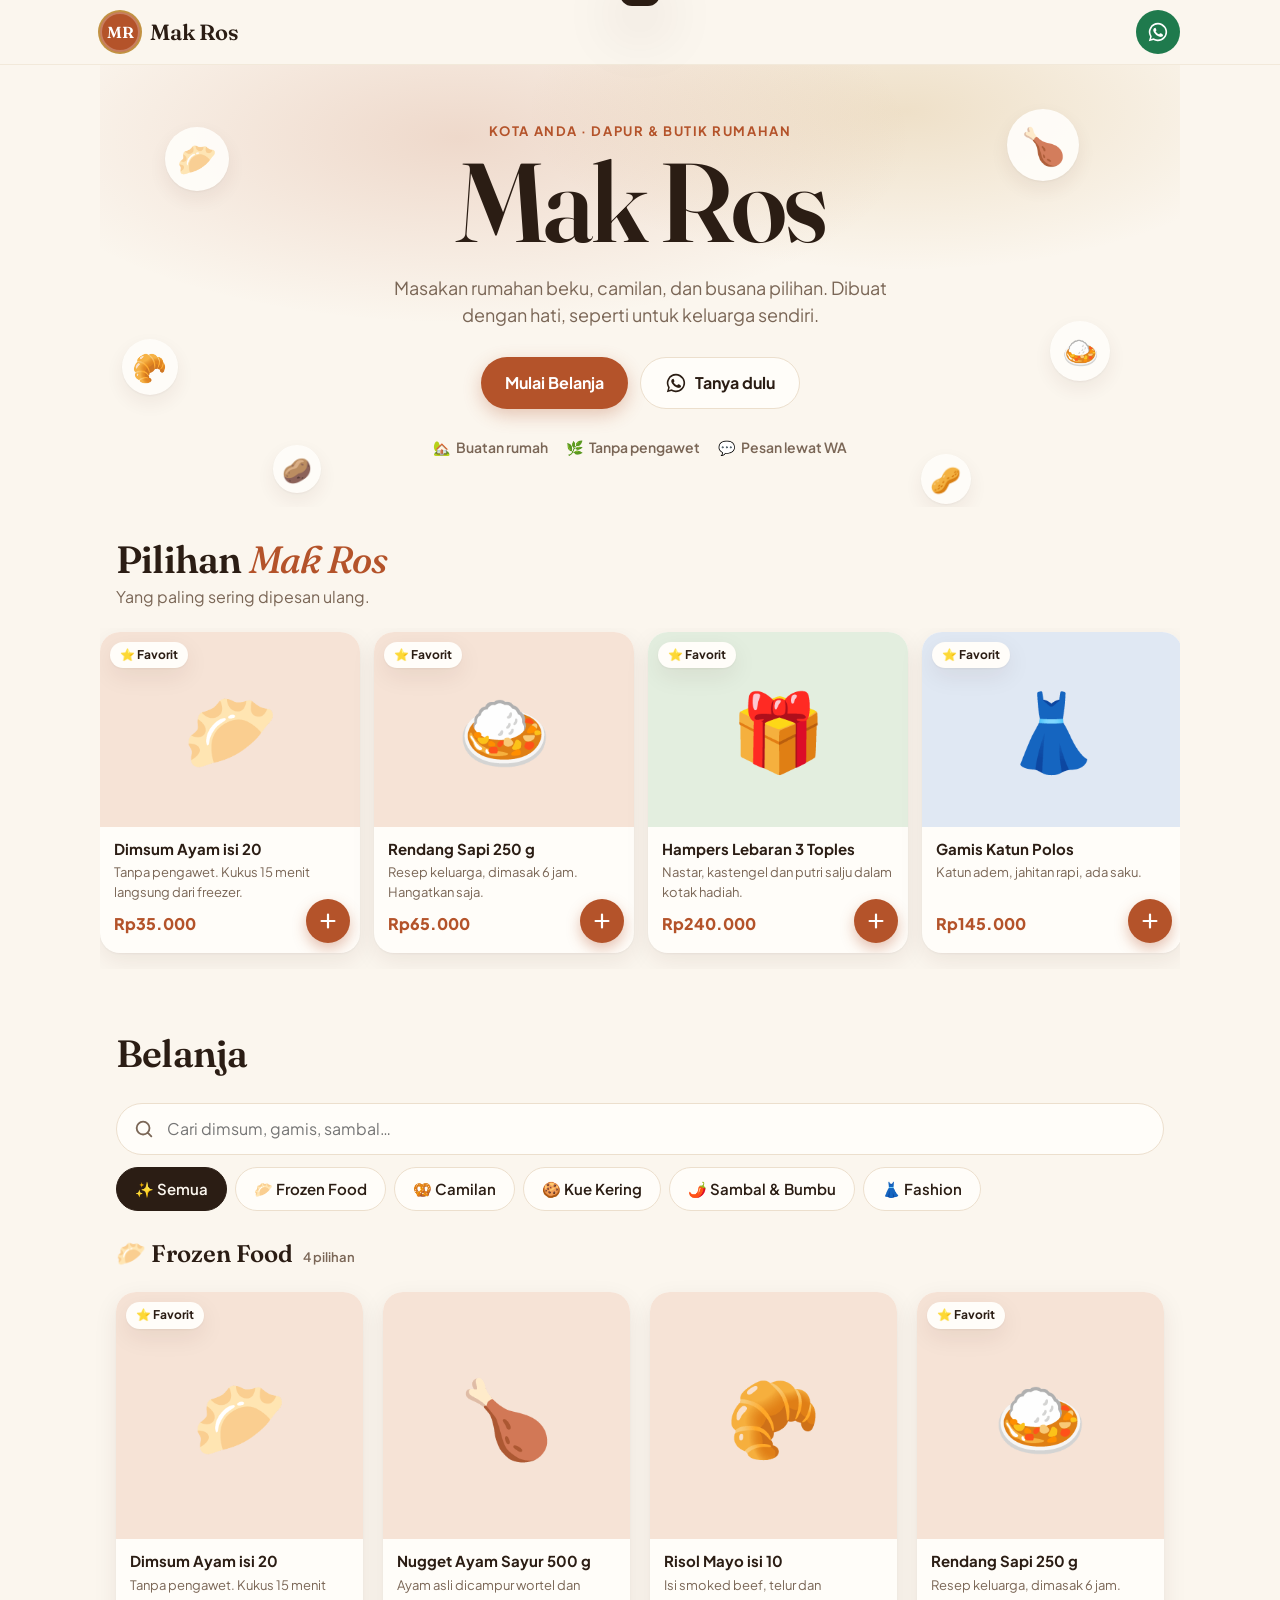
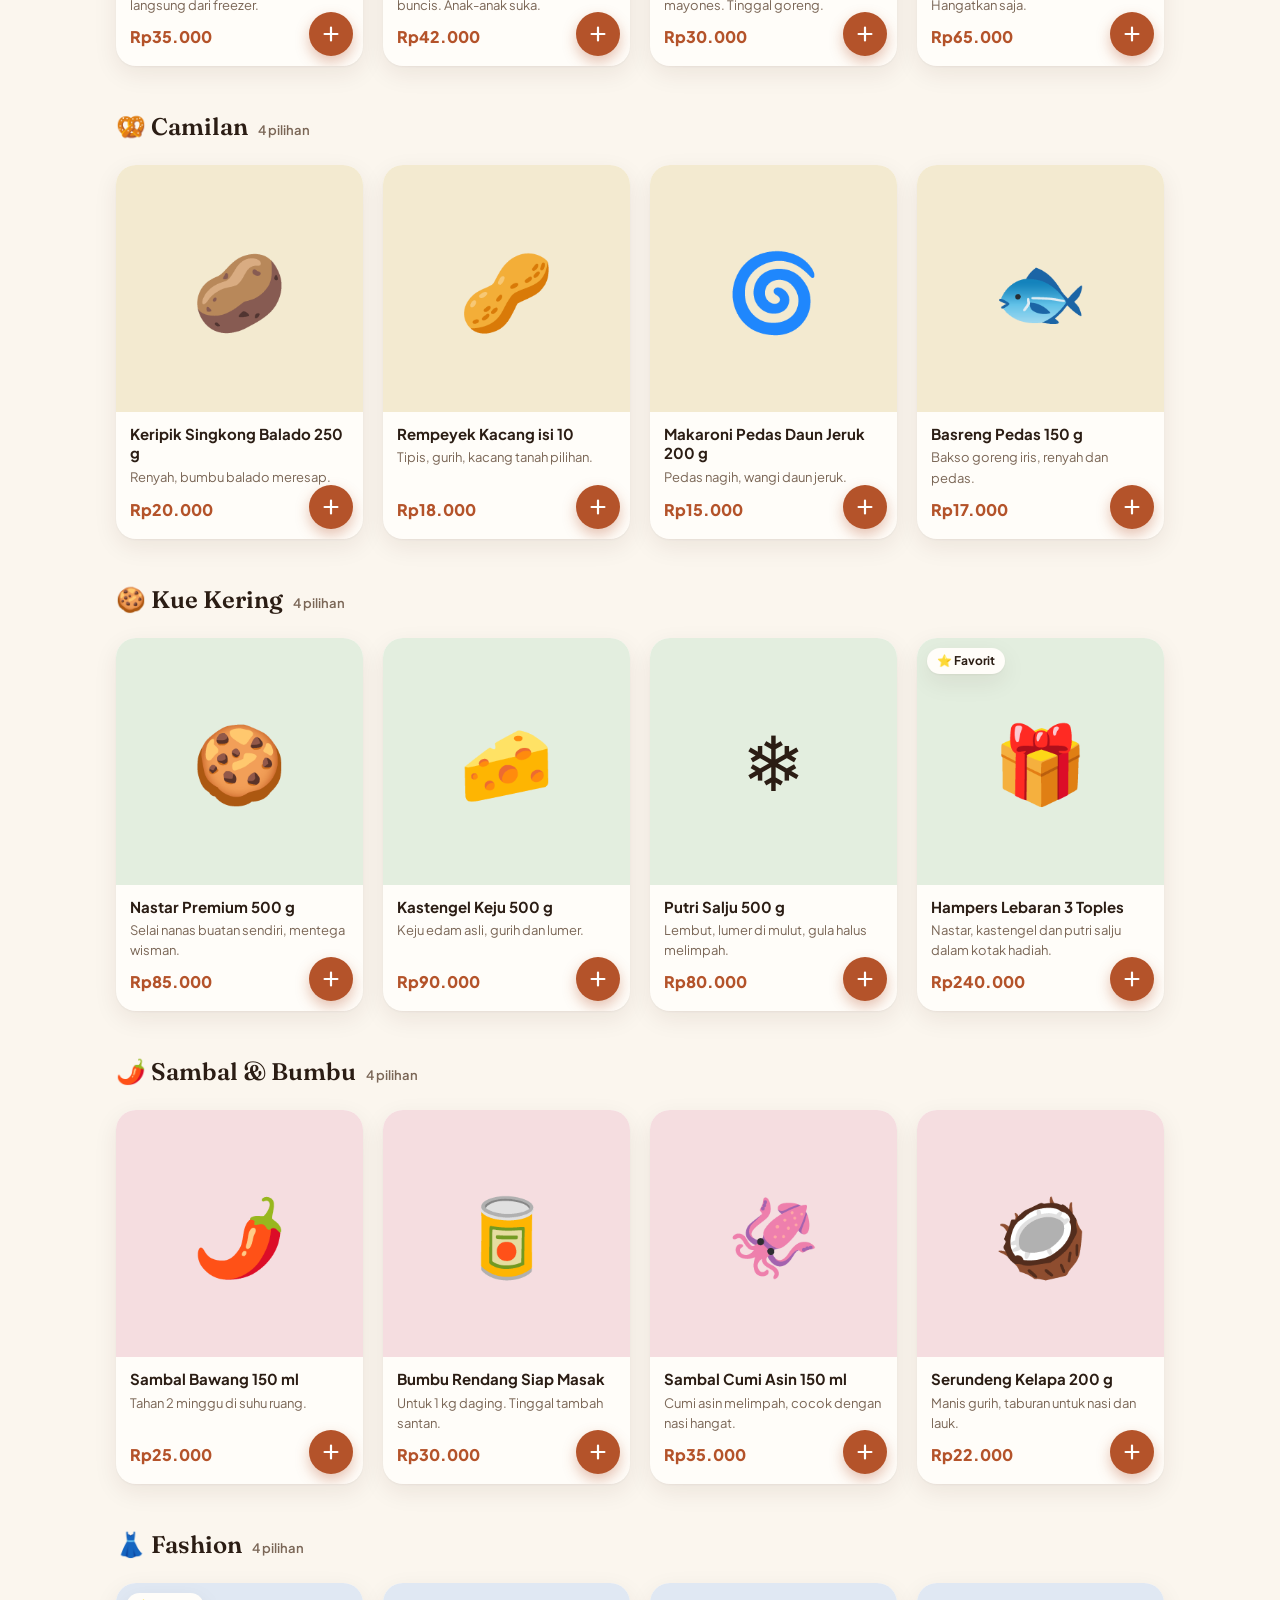
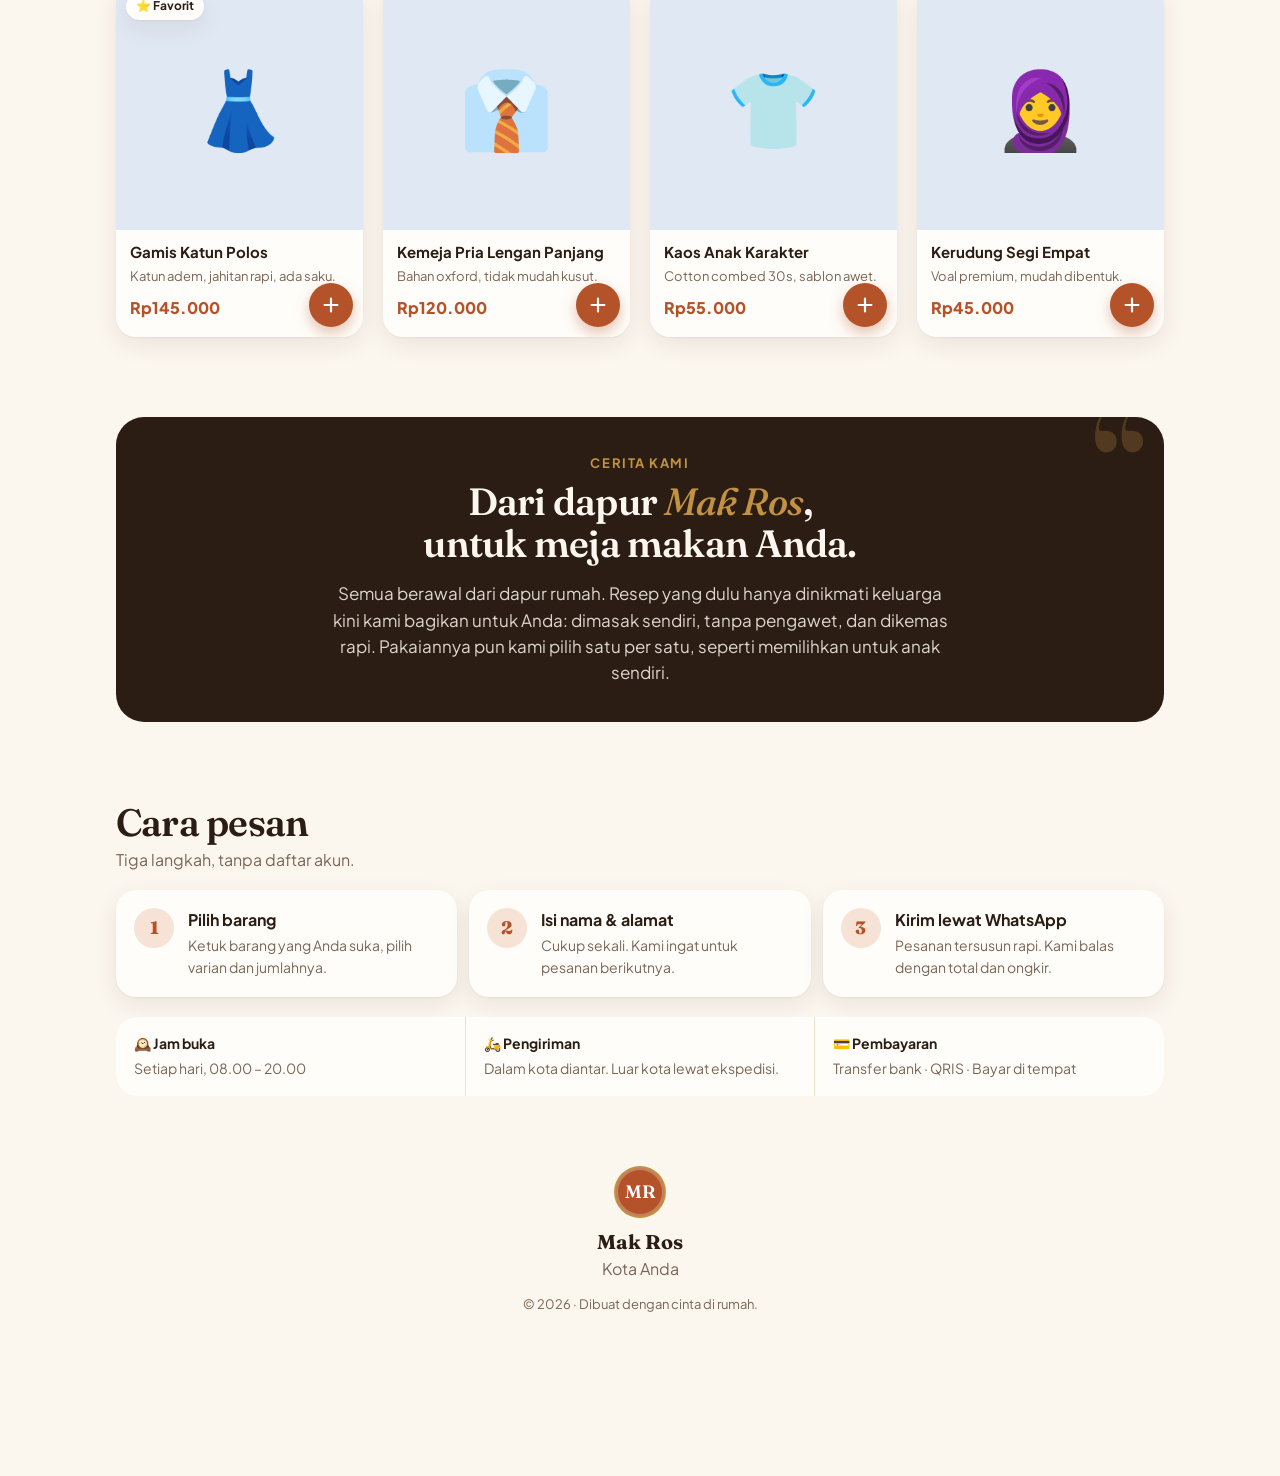
<file: index.html>
<!doctype html>
<html lang="id">
<head>
  <meta charset="utf-8">
  <meta name="viewport" content="width=device-width, initial-scale=1, viewport-fit=cover">
  <title>Mak Ros · Dapur & Butik Rumahan</title>
  <meta name="description" content="Frozen food rumahan, camilan, kue kering, sambal, dan busana pilihan. Pesan langsung lewat WhatsApp.">
  <meta name="theme-color" content="#FBF6EE">
  <meta property="og:type" content="website">
  <meta property="og:title" content="Mak Ros · Dapur & Butik Rumahan">
  <meta property="og:description" content="Dibuat dengan hati, seperti untuk keluarga sendiri. Pesan langsung lewat WhatsApp.">
  <meta property="og:image" content="https://socialiam.github.io/mak-ros/gambar/sampul.png">
  <meta name="twitter:card" content="summary_large_image">
  <link rel="icon" href="gambar/ikon.svg" type="image/svg+xml">
  <link rel="apple-touch-icon" href="gambar/ikon-512.png">
  <link rel="manifest" href="manifest.json">
  <link rel="preconnect" href="https://fonts.googleapis.com">
  <link rel="preconnect" href="https://fonts.gstatic.com" crossorigin>
  <link rel="stylesheet" href="https://fonts.googleapis.com/css2?family=Fraunces:ital,opsz,wght@0,9..144,500;0,9..144,600;1,9..144,500&family=Plus+Jakarta+Sans:wght@400;500;600;700;800&display=swap">
  <link rel="stylesheet" href="style.css">
</head>
<body>
  <div class="pita-pratinjau" id="pitaPratinjau" hidden>
    Mode pratinjau: Anda melihat perubahan yang <strong>belum diterbitkan</strong>.
  </div>

  <header class="bilah-atas">
    <a class="merek" href="#atas" aria-label="Kembali ke atas">
      <span class="monogram" aria-hidden="true">MR</span>
      <span class="merek-nama" data-isi="nama">Mak Ros</span>
    </a>
    <a class="tombol-ikon" id="waAtas" href="#" target="_blank" rel="noopener" aria-label="Chat WhatsApp">
      <svg viewBox="0 0 24 24" aria-hidden="true"><use href="#i-wa"/></svg>
    </a>
  </header>

  <main id="atas">
    <section class="pahlawan">
      <div class="pahlawan-hias" id="hias" aria-hidden="true"></div>
      <p class="alis"><span data-isi="kota"></span> · Dapur &amp; Butik Rumahan</p>
      <h1 class="judul-besar" data-isi="nama">Mak Ros</h1>
      <p class="slogan" data-isi="slogan"></p>
      <div class="pahlawan-aksi">
        <a class="tombol tombol-utama" href="#belanja">Mulai Belanja</a>
        <a class="tombol tombol-garis" id="waPahlawan" href="#" target="_blank" rel="noopener">
          <svg viewBox="0 0 24 24" aria-hidden="true"><use href="#i-wa"/></svg> Tanya dulu
        </a>
      </div>
      <ul class="lencana">
        <li><span aria-hidden="true">🏡</span> Buatan rumah</li>
        <li><span aria-hidden="true">🌿</span> Tanpa pengawet</li>
        <li><span aria-hidden="true">💬</span> Pesan lewat WA</li>
      </ul>
    </section>

    <section class="bagian" id="bagianUnggulan" hidden>
      <div class="kepala-bagian">
        <h2 class="judul-bagian">Pilihan <em data-isi="nama">Mak Ros</em></h2>
        <p>Yang paling sering dipesan ulang.</p>
      </div>
      <div class="gulir-samping" id="unggulan"></div>
    </section>

    <section class="bagian" id="belanja">
      <div class="kepala-bagian">
        <h2 class="judul-bagian">Belanja</h2>
      </div>
      <div class="bilah-saring">
        <label class="cari">
          <svg viewBox="0 0 24 24" aria-hidden="true"><use href="#i-cari"/></svg>
          <input id="cari" type="search" placeholder="Cari dimsum, gamis, sambal…" autocomplete="off" aria-label="Cari barang">
        </label>
        <nav class="keping" id="tab" aria-label="Kategori"></nav>
      </div>
      <div id="daftar" class="daftar"></div>
    </section>

    <section class="bagian cerita">
      <div class="cerita-isi">
        <p class="alis">Cerita kami</p>
        <h2 class="judul-bagian">Dari dapur <em data-isi="nama">Mak Ros</em>,<br>untuk meja makan Anda.</h2>
        <p data-isi="cerita"></p>
      </div>
    </section>

    <section class="bagian">
      <div class="kepala-bagian">
        <h2 class="judul-bagian">Cara pesan</h2>
        <p>Tiga langkah, tanpa daftar akun.</p>
      </div>
      <ol class="langkah">
        <li><span>1</span><div><strong>Pilih barang</strong><p>Ketuk barang yang Anda suka, pilih varian dan jumlahnya.</p></div></li>
        <li><span>2</span><div><strong>Isi nama &amp; alamat</strong><p>Cukup sekali. Kami ingat untuk pesanan berikutnya.</p></div></li>
        <li><span>3</span><div><strong>Kirim lewat WhatsApp</strong><p>Pesanan tersusun rapi. Kami balas dengan total dan ongkir.</p></div></li>
      </ol>
      <dl class="info">
        <div><dt>🕰️ Jam buka</dt><dd data-isi="jamBuka"></dd></div>
        <div><dt>🛵 Pengiriman</dt><dd data-isi="areaKirim"></dd></div>
        <div><dt>💳 Pembayaran</dt><dd id="infoBayar"></dd></div>
      </dl>
    </section>
  </main>

  <footer class="kaki">
    <span class="monogram" aria-hidden="true">MR</span>
    <p><strong data-isi="nama">Mak Ros</strong><br><span data-isi="kota"></span></p>
    <p class="kaki-kecil">© <span id="tahun"></span> · Dibuat dengan cinta di rumah.</p>
  </footer>

  <button class="bilah-keranjang" id="bukaKeranjang" hidden>
    <span class="bilah-keranjang-ikon">
      <svg viewBox="0 0 24 24" aria-hidden="true"><use href="#i-tas"/></svg>
      <b id="jumlahKeranjang">0</b>
    </span>
    <span>Lihat keranjang</span>
    <strong id="totalMini">Rp0</strong>
  </button>

  <dialog class="lembar" id="lembarBarang" aria-labelledby="dNama">
    <div class="lembar-isi">
      <button class="tutup-lembar" data-tutup aria-label="Tutup">
        <svg viewBox="0 0 24 24" aria-hidden="true"><use href="#i-x"/></svg>
      </button>
      <div class="detail-gambar" id="dGambar"></div>
      <div class="detail-teks">
        <p class="alis" id="dKategori"></p>
        <h2 id="dNama"></h2>
        <p class="detail-harga" id="dHarga"></p>
        <p class="detail-ket" id="dKet"></p>
        <div id="dPilihanWadah">
          <p class="label-kecil">Pilih varian</p>
          <div class="pilihan" id="dPilihan" role="radiogroup" aria-label="Varian"></div>
        </div>
      </div>
      <div class="lembar-kaki">
        <div class="penghitung">
          <button id="dKurang" aria-label="Kurangi">−</button>
          <output id="dJumlah" aria-live="polite">1</output>
          <button id="dTambah" aria-label="Tambah">+</button>
        </div>
        <button class="tombol tombol-utama tombol-lebar" id="dMasuk">Tambah · <span id="dSubtotal"></span></button>
      </div>
    </div>
  </dialog>

  <dialog class="lembar" id="lembarKeranjang" aria-labelledby="judulKeranjang">
    <div class="lembar-isi">
      <button class="tutup-lembar" data-tutup aria-label="Tutup">
        <svg viewBox="0 0 24 24" aria-hidden="true"><use href="#i-x"/></svg>
      </button>
      <h2 class="judul-lembar" id="judulKeranjang">Keranjang Anda</h2>
      <ul class="isi-keranjang" id="isiKeranjang"></ul>

      <div class="formulir">
        <p class="label-kecil">Cara terima</p>
        <div class="pilihan" id="pilihKirim" role="radiogroup" aria-label="Cara terima">
          <button role="radio" data-nilai="Diantar" aria-checked="true">🛵 Diantar</button>
          <button role="radio" data-nilai="Ambil sendiri" aria-checked="false">🏡 Ambil sendiri</button>
        </div>
        <label>Nama Anda<input id="namaPemesan" autocomplete="name" placeholder="Contoh: Bu Sari"></label>
        <label id="labelAlamat">Alamat kirim<textarea id="alamat" rows="2" autocomplete="street-address" placeholder="Jalan, nomor rumah, patokan"></textarea></label>
        <p class="label-kecil">Pembayaran</p>
        <div class="pilihan" id="pilihBayar" role="radiogroup" aria-label="Pembayaran"></div>
        <label>Catatan <span class="opsional">(boleh kosong)</span><input id="catatan" placeholder="Contoh: yang pedas satu saja"></label>
      </div>

      <div class="lembar-kaki lembar-kaki-kolom">
        <div class="baris-total"><span>Total belanja</span><strong id="total">Rp0</strong></div>
        <p class="catatan-kecil">Ongkir dikonfirmasi lewat WhatsApp.</p>
        <button class="tombol tombol-wa tombol-lebar" id="kirimWa">
          <svg viewBox="0 0 24 24" aria-hidden="true"><use href="#i-wa"/></svg> Kirim pesanan lewat WhatsApp
        </button>
      </div>
    </div>
  </dialog>

  <div class="roti" id="roti" role="status" aria-live="polite"></div>

  <svg width="0" height="0" style="position:absolute" aria-hidden="true">
    <symbol id="i-wa" viewBox="0 0 24 24"><path fill="currentColor" d="M12 2a10 10 0 0 0-8.6 15.1L2 22l5-1.3A10 10 0 1 0 12 2Zm0 18.2c-1.5 0-3-.4-4.3-1.2l-.3-.2-3 .8.8-2.9-.2-.3A8.2 8.2 0 1 1 12 20.2Zm4.5-6.1c-.2-.1-1.5-.7-1.7-.8-.2-.1-.4-.1-.6.1l-.8 1c-.1.2-.3.2-.5.1a6.7 6.7 0 0 1-3.3-2.9c-.3-.4.2-.4.7-1.4.1-.2 0-.3 0-.5l-.8-1.8c-.2-.5-.4-.4-.6-.4h-.5a1 1 0 0 0-.7.3 3 3 0 0 0-.9 2.2 5.2 5.2 0 0 0 1.1 2.7 11.8 11.8 0 0 0 4.5 4c1.7.7 2.3.8 3.2.6.5-.1 1.5-.6 1.7-1.2.2-.6.2-1.1.2-1.2-.1-.1-.3-.2-.5-.3Z"/></symbol>
    <symbol id="i-cari" viewBox="0 0 24 24"><path fill="none" stroke="currentColor" stroke-width="2" stroke-linecap="round" d="M11 18a7 7 0 1 0 0-14 7 7 0 0 0 0 14Zm9 2-4-4"/></symbol>
    <symbol id="i-tas" viewBox="0 0 24 24"><path fill="none" stroke="currentColor" stroke-width="2" stroke-linejoin="round" d="M5 8h14l-1 12H6L5 8Zm4 0V6a3 3 0 0 1 6 0v2"/></symbol>
    <symbol id="i-x" viewBox="0 0 24 24"><path fill="none" stroke="currentColor" stroke-width="2.2" stroke-linecap="round" d="M6 6l12 12M18 6 6 18"/></symbol>
    <symbol id="i-plus" viewBox="0 0 24 24"><path fill="none" stroke="currentColor" stroke-width="2.4" stroke-linecap="round" d="M12 5v14M5 12h14"/></symbol>
  </svg>

  <script src="produk.js"></script>
  <script src="app.js"></script>
</body>
</html>
</file>
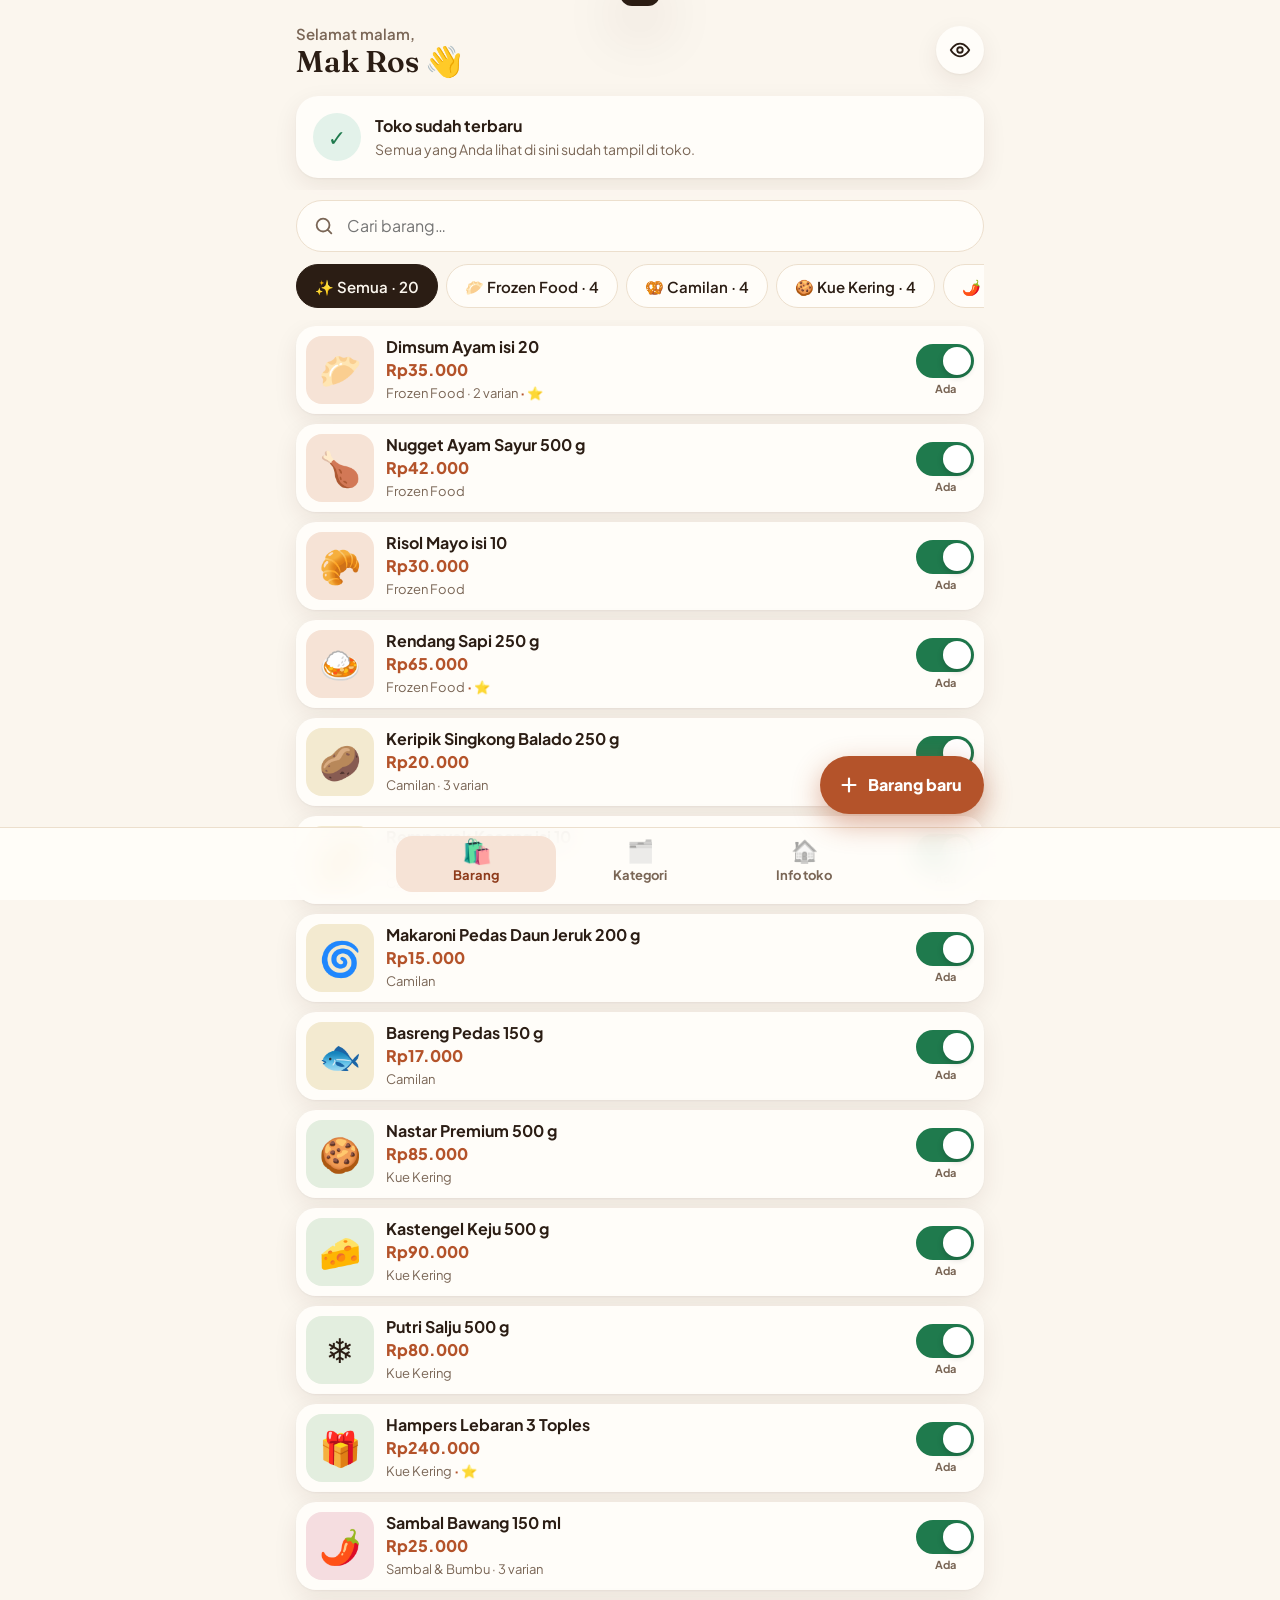
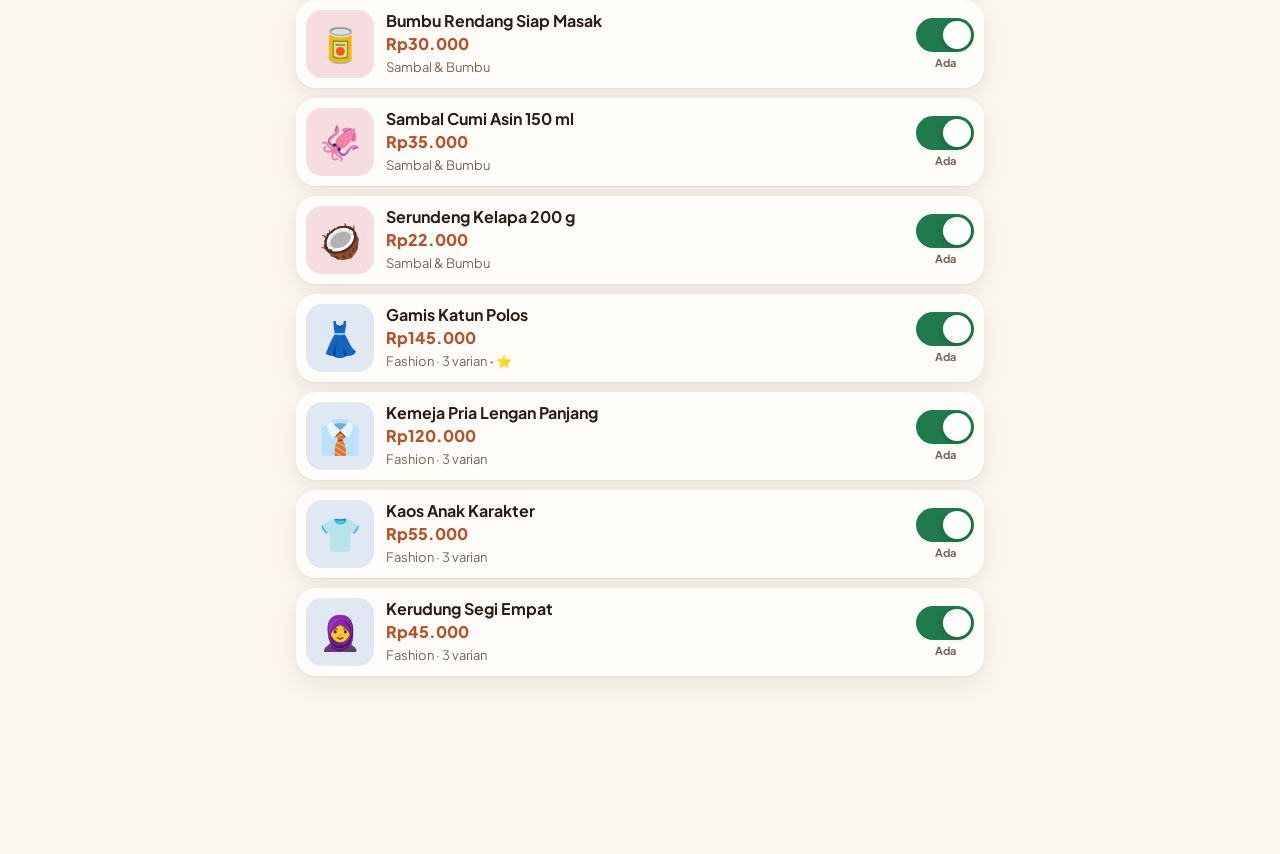
<file: admin.html>
<!doctype html>
<html lang="id">
<head>
  <meta charset="utf-8">
  <meta name="viewport" content="width=device-width, initial-scale=1, viewport-fit=cover">
  <meta name="robots" content="noindex">
  <title>Dasbor Mak Ros</title>
  <meta name="theme-color" content="#FBF6EE">
  <link rel="icon" href="gambar/ikon.svg" type="image/svg+xml">
  <link rel="apple-touch-icon" href="gambar/ikon-512.png">
  <link rel="manifest" href="manifest-admin.json">
  <link rel="preconnect" href="https://fonts.googleapis.com">
  <link rel="preconnect" href="https://fonts.gstatic.com" crossorigin>
  <link rel="stylesheet" href="https://fonts.googleapis.com/css2?family=Fraunces:ital,opsz,wght@0,9..144,500;0,9..144,600;1,9..144,500&family=Plus+Jakarta+Sans:wght@400;500;600;700;800&display=swap">
  <link rel="stylesheet" href="style.css">
  <link rel="stylesheet" href="admin.css">
</head>
<body class="dasbor">
  <header class="sapaan">
    <div>
      <p class="sapaan-kecil" id="sapaan">Selamat datang</p>
      <h1><span id="namaToko">Mak Ros</span> <span aria-hidden="true">👋</span></h1>
    </div>
    <a class="tombol-ikon tombol-lihat" id="lihatToko" href="index.html" target="_blank" rel="noopener" aria-label="Lihat toko">
      <svg viewBox="0 0 24 24" aria-hidden="true"><use href="#i-mata"/></svg>
    </a>
  </header>

  <section class="kartu-status" id="kartuStatus" aria-live="polite">
    <div class="status-ikon" id="statusIkon">✓</div>
    <div class="status-teks">
      <strong id="statusJudul">Toko sudah terbaru</strong>
      <span id="statusKet">Semua yang Anda lihat di sini sudah tampil di toko.</span>
    </div>
    <div class="status-aksi" id="statusAksi" hidden>
      <button class="tombol tombol-utama" id="tombolTerbit">Terbitkan</button>
      <a class="tombol tombol-garis" href="index.html?pratinjau" target="_blank" rel="noopener">Pratinjau</a>
    </div>
  </section>

  <main class="halaman">
    <!-- ========== BARANG ========== -->
    <section id="halBarang" class="hal">
      <div class="bilah-saring bilah-saring-admin">
        <label class="cari">
          <svg viewBox="0 0 24 24" aria-hidden="true"><use href="#i-cari"/></svg>
          <input id="cariBarang" type="search" placeholder="Cari barang…" aria-label="Cari barang">
        </label>
        <nav class="keping" id="saringKategori" aria-label="Saring kategori"></nav>
      </div>
      <ul class="daftar-admin" id="daftarBarang"></ul>
    </section>

    <!-- ========== KATEGORI ========== -->
    <section id="halKategori" class="hal" hidden>
      <h2 class="judul-hal">Kategori</h2>
      <p class="ket-hal">Urutan di sini sama dengan urutan di toko. Ketuk ikon untuk menggantinya.</p>
      <ul class="daftar-admin" id="daftarKategori"></ul>
      <button class="tombol tombol-garis tombol-lebar" id="tambahKategori" style="margin-top:14px">+ Kategori baru</button>
    </section>

    <!-- ========== INFO TOKO ========== -->
    <section id="halToko" class="hal" hidden>
      <h2 class="judul-hal">Info toko</h2>
      <p class="ket-hal">Tulisan ini tampil di halaman toko.</p>
      <div class="kotak formulir">
        <label>Nama toko<input data-toko="nama" maxlength="30"></label>
        <label>Nomor WhatsApp
          <div class="dengan-awalan"><span>+</span><input data-toko="nomorWhatsApp" inputmode="numeric" placeholder="6281234567890"></div>
          <small class="bantu" id="bantuWa">Awali 62, lalu nomor tanpa 0 di depan. Contoh: 0812… ditulis 62812…</small>
        </label>
        <button class="tombol tombol-garis" id="cobaWa" type="button">💬 Coba buka WhatsApp toko</button>
        <label>Kota<input data-toko="kota" placeholder="Contoh: Pekanbaru"></label>
        <label>Slogan<textarea data-toko="slogan" rows="2"></textarea></label>
        <label>Cerita toko<textarea data-toko="cerita" rows="4"></textarea>
          <small class="bantu">Ceritakan dengan bahasa sendiri. Pembeli suka kisah yang tulus.</small>
        </label>
        <label>Jam buka<input data-toko="jamBuka" placeholder="Setiap hari, 08.00 – 20.00"></label>
        <label>Pengiriman<input data-toko="areaKirim" placeholder="Dalam kota diantar…"></label>
        <p class="label-kecil">Cara bayar</p>
        <div class="keping-sunting" id="daftarBayar"></div>
        <div class="tambah-sebaris">
          <input id="bayarBaru" placeholder="Contoh: DANA, OVO">
          <button class="tombol tombol-garis" id="tambahBayar" type="button">Tambah</button>
        </div>
      </div>

      <h2 class="judul-hal" style="margin-top:28px">Terbitkan dari HP</h2>
      <div class="kotak" id="kotakSambung"></div>

      <h2 class="judul-hal" style="margin-top:28px">Cadangan</h2>
      <div class="kotak">
        <p class="ket-hal" style="margin-top:0">Simpan salinan seluruh isi toko ke HP atau laptop. Cara ini juga dipakai untuk terbit lewat laptop.</p>
        <button class="tombol tombol-garis tombol-lebar" id="unduh">⬇️ Unduh produk.js</button>
      </div>
    </section>
  </main>

  <button class="tombol-apung" id="barangBaru" aria-label="Tambah barang baru">
    <svg viewBox="0 0 24 24" aria-hidden="true"><use href="#i-plus"/></svg> Barang baru
  </button>

  <nav class="nav-bawah" aria-label="Menu">
    <button data-hal="halBarang" aria-current="page"><span aria-hidden="true">🛍️</span>Barang</button>
    <button data-hal="halKategori"><span aria-hidden="true">🗂️</span>Kategori</button>
    <button data-hal="halToko"><span aria-hidden="true">🏠</span>Info toko</button>
  </nav>

  <!-- ========== LEMBAR SUNTING BARANG ========== -->
  <dialog class="lembar lembar-penuh" id="lembarSunting" aria-labelledby="judulSunting">
    <div class="lembar-isi">
      <button class="tutup-lembar" data-tutup aria-label="Tutup">
        <svg viewBox="0 0 24 24" aria-hidden="true"><use href="#i-x"/></svg>
      </button>
      <h2 class="judul-lembar" id="judulSunting">Barang baru</h2>
      <div class="formulir">
        <div class="foto-wadah" id="fotoWadah">
          <button class="foto-kosong" id="fotoPilih" type="button">
            <span class="foto-ikon" id="fotoIkon">📷</span>
            <strong>Ketuk untuk pasang foto</strong>
            <small>Foto dari galeri atau kamera</small>
          </button>
          <img id="fotoGambar" alt="" hidden>
          <div class="foto-aksi" id="fotoAksi" hidden>
            <button type="button" class="tombol tombol-garis" id="fotoGanti">Ganti foto</button>
            <button type="button" class="tombol tombol-garis" id="fotoHapus">Hapus</button>
          </div>
          <input id="fotoBerkas" type="file" accept="image/*" hidden>
        </div>

        <label>Nama barang<input id="sNama" placeholder="Contoh: Dimsum Ayam isi 20" maxlength="60"></label>
        <label>Harga
          <div class="dengan-awalan"><span>Rp</span><input id="sHarga" inputmode="numeric" placeholder="35.000"></div>
        </label>

        <p class="label-kecil">Kategori</p>
        <div class="pilihan" id="sKategori" role="radiogroup" aria-label="Kategori"></div>

        <p class="label-kecil">Varian / ukuran <span class="opsional">(boleh kosong)</span></p>
        <div class="keping-sunting" id="sVarian"></div>
        <div class="tambah-sebaris">
          <input id="varianBaru" placeholder="Contoh: Pedas, atau XL">
          <button class="tombol tombol-garis" id="tambahVarian" type="button">Tambah</button>
        </div>
        <div class="saran" id="saranVarian"></div>

        <label>Keterangan<textarea id="sKet" rows="3" placeholder="Rasa, bahan, ukuran, cara masak…"></textarea></label>

        <div id="wadahIkon">
          <p class="label-kecil">Ikon <span class="opsional">(tampil bila belum ada foto)</span></p>
          <div class="kisi-ikon" id="sIkon"></div>
        </div>

        <div class="saklar-baris">
          <div><strong>Stok tersedia</strong><small>Matikan saat barang habis</small></div>
          <label class="saklar"><input type="checkbox" id="sTersedia" checked><span></span><b class="sr">Stok tersedia</b></label>
        </div>
        <div class="saklar-baris">
          <div><strong>⭐ Jadikan favorit</strong><small>Tampil paling atas di toko</small></div>
          <label class="saklar"><input type="checkbox" id="sUnggulan"><span></span><b class="sr">Jadikan favorit</b></label>
        </div>

        <button class="hapus-barang" id="hapusBarang" type="button" hidden>🗑 Hapus barang ini</button>
      </div>
      <div class="lembar-kaki">
        <button class="tombol tombol-utama tombol-lebar" id="simpanBarang">Simpan</button>
      </div>
    </div>
  </dialog>

  <!-- ========== LEMBAR PILIH IKON KATEGORI ========== -->
  <dialog class="lembar" id="lembarIkon" aria-labelledby="judulIkon">
    <div class="lembar-isi">
      <button class="tutup-lembar" data-tutup aria-label="Tutup">
        <svg viewBox="0 0 24 24" aria-hidden="true"><use href="#i-x"/></svg>
      </button>
      <h2 class="judul-lembar" id="judulIkon">Pilih ikon</h2>
      <div class="formulir"><div class="kisi-ikon" id="kisiIkonKategori"></div></div>
    </div>
  </dialog>

  <!-- ========== LEMBAR TERBITKAN ========== -->
  <dialog class="lembar" id="lembarTerbit" aria-labelledby="judulTerbit">
    <div class="lembar-isi">
      <button class="tutup-lembar" data-tutup aria-label="Tutup">
        <svg viewBox="0 0 24 24" aria-hidden="true"><use href="#i-x"/></svg>
      </button>
      <h2 class="judul-lembar" id="judulTerbit">Terbitkan perubahan</h2>
      <div class="formulir" id="isiTerbit"></div>
      <div class="lembar-kaki lembar-kaki-kolom" id="kakiTerbit"></div>
    </div>
  </dialog>

  <div class="roti" id="roti" role="status" aria-live="polite"></div>

  <svg width="0" height="0" style="position:absolute" aria-hidden="true">
    <symbol id="i-cari" viewBox="0 0 24 24"><path fill="none" stroke="currentColor" stroke-width="2" stroke-linecap="round" d="M11 18a7 7 0 1 0 0-14 7 7 0 0 0 0 14Zm9 2-4-4"/></symbol>
    <symbol id="i-x" viewBox="0 0 24 24"><path fill="none" stroke="currentColor" stroke-width="2.2" stroke-linecap="round" d="M6 6l12 12M18 6 6 18"/></symbol>
    <symbol id="i-plus" viewBox="0 0 24 24"><path fill="none" stroke="currentColor" stroke-width="2.4" stroke-linecap="round" d="M12 5v14M5 12h14"/></symbol>
    <symbol id="i-mata" viewBox="0 0 24 24"><path fill="none" stroke="currentColor" stroke-width="2" d="M2 12s3.6-7 10-7 10 7 10 7-3.6 7-10 7S2 12 2 12Z"/><circle cx="12" cy="12" r="3" fill="none" stroke="currentColor" stroke-width="2"/></symbol>
    <symbol id="i-atas" viewBox="0 0 24 24"><path fill="none" stroke="currentColor" stroke-width="2.2" stroke-linecap="round" stroke-linejoin="round" d="m6 14 6-6 6 6"/></symbol>
    <symbol id="i-bawah" viewBox="0 0 24 24"><path fill="none" stroke="currentColor" stroke-width="2.2" stroke-linecap="round" stroke-linejoin="round" d="m6 10 6 6 6-6"/></symbol>
  </svg>

  <script src="produk.js"></script>
  <script src="admin.js"></script>
</body>
</html>
</file>
<file: style.css>
/* ============ Warna & ukuran dasar ============ */
:root {
  --krem: #fbf6ee;
  --kertas: #fffdf9;
  --pasir: #f4ebdd;
  --garis: #ecdfcd;
  --teks: #2b1d14;
  --redup: #7a6656;
  --bata: #b4532a;
  --bata-tua: #8e3b1b;
  --bata-muda: #f6e3d6;
  --emas: #c29242;
  --daun: #1f7a4d;
  --daun-tua: #17603c;
  --bahaya: #b3261e;
  --bayang: 0 1px 2px rgb(60 30 10 / .05), 0 8px 24px rgb(60 30 10 / .08);
  --bayang-besar: 0 20px 60px rgb(60 30 10 / .22);
  --huruf: "Plus Jakarta Sans", system-ui, -apple-system, "Segoe UI", Roboto, sans-serif;
  --huruf-judul: "Fraunces", Georgia, "Times New Roman", serif;
  --bulat: 20px;
  --lebar: 1080px;
}
@media (prefers-color-scheme: dark) {
  :root {
    --krem: #17110d;
    --kertas: #211913;
    --pasir: #2b2119;
    --garis: #3a2d23;
    --teks: #f5ebe0;
    --redup: #bca896;
    --bata: #e0774a;
    --bata-tua: #f08c5f;
    --bata-muda: #3a2419;
    --emas: #d9ad62;
    --daun: #2a9d63;
    --daun-tua: #238553;
    --bahaya: #ff8a80;
    --bayang: 0 1px 2px rgb(0 0 0 / .3), 0 8px 24px rgb(0 0 0 / .3);
  }
}

* { box-sizing: border-box; }
html { scroll-behavior: smooth; scroll-padding-top: 76px; -webkit-text-size-adjust: 100%; }
body {
  margin: 0;
  font-family: var(--huruf);
  font-size: 16px;
  background: var(--krem);
  color: var(--teks);
  line-height: 1.55;
  -webkit-font-smoothing: antialiased;
  -webkit-tap-highlight-color: transparent;
}
img { max-width: 100%; display: block; }
button, input, textarea, select { font: inherit; color: inherit; }
button { cursor: pointer; }
svg { width: 22px; height: 22px; flex: none; }
:focus-visible { outline: 3px solid var(--emas); outline-offset: 2px; border-radius: 8px; }
[hidden] { display: none !important; }

/* ============ Tombol ============ */
.tombol {
  display: inline-flex; align-items: center; justify-content: center; gap: 8px;
  min-height: 52px; padding: 0 24px; border-radius: 999px; border: 0;
  font-weight: 700; font-size: 16px; text-decoration: none; white-space: nowrap;
  transition: transform .15s ease, background .2s ease, box-shadow .2s ease;
}
.tombol:active { transform: scale(.97); }
.tombol-utama { background: var(--bata); color: #fff; box-shadow: 0 6px 18px rgb(180 83 42 / .3); }
.tombol-utama:hover { background: var(--bata-tua); }
.tombol-garis { background: var(--kertas); color: var(--teks); border: 1.5px solid var(--garis); }
.tombol-wa { background: var(--daun); color: #fff; box-shadow: 0 6px 18px rgb(31 122 77 / .3); }
.tombol-wa:hover { background: var(--daun-tua); }
.tombol-lebar { flex: 1; width: 100%; }
.tombol-ikon {
  display: grid; place-items: center; width: 44px; height: 44px; border-radius: 50%;
  background: var(--daun); color: #fff; text-decoration: none;
}

/* ============ Bilah atas ============ */
.pita-pratinjau {
  background: var(--emas); color: #2b1d14; text-align: center; font-size: 14px; padding: 8px 16px;
}
.bilah-atas {
  position: sticky; top: 0; z-index: 20;
  display: flex; align-items: center; justify-content: space-between;
  padding: 10px max(16px, calc((100% - var(--lebar)) / 2));
  background: color-mix(in srgb, var(--krem) 86%, transparent);
  backdrop-filter: blur(14px); -webkit-backdrop-filter: blur(14px);
  border-bottom: 1px solid color-mix(in srgb, var(--garis) 60%, transparent);
}
.merek { display: flex; align-items: center; gap: 10px; color: var(--teks); text-decoration: none; }
.merek-nama { font-family: var(--huruf-judul); font-size: 22px; font-weight: 600; letter-spacing: -.01em; }
.monogram {
  display: grid; place-items: center; width: 40px; height: 40px; border-radius: 50%;
  background: var(--bata); color: #fff; font-family: var(--huruf-judul); font-weight: 600; font-size: 16px;
  box-shadow: inset 0 0 0 2px rgb(255 255 255 / .25), 0 0 0 2px var(--emas);
}

/* ============ Pahlawan (bagian pembuka) ============ */
.pahlawan {
  position: relative; overflow: hidden; isolation: isolate;
  max-width: var(--lebar); margin: 0 auto; padding: 56px 20px 48px; text-align: center;
}
.pahlawan::before {
  content: ""; position: absolute; inset: -40% -20% auto; height: 120%; z-index: -2;
  background:
    radial-gradient(closest-side, color-mix(in srgb, var(--bata) 18%, transparent), transparent) 20% 40% / 60% 70% no-repeat,
    radial-gradient(closest-side, color-mix(in srgb, var(--emas) 22%, transparent), transparent) 85% 30% / 50% 60% no-repeat;
}
.pahlawan-hias { position: absolute; inset: 0; z-index: -1; pointer-events: none; }
.pahlawan-hias span {
  position: absolute; display: grid; place-items: center;
  width: var(--u); height: var(--u); font-size: calc(var(--u) * .5);
  border-radius: 50%; background: var(--kertas); box-shadow: var(--bayang);
  animation: melayang 7s ease-in-out infinite; animation-delay: var(--tunda);
  opacity: .95;
}
@keyframes melayang { 50% { transform: translateY(-10px) rotate(4deg); } }
.alis {
  margin: 0 0 8px; font-size: 13px; font-weight: 700; letter-spacing: .12em; text-transform: uppercase; color: var(--bata);
}
.judul-besar {
  margin: 0; font-family: var(--huruf-judul); font-weight: 600;
  font-size: clamp(56px, 15vw, 112px); line-height: .95; letter-spacing: -.03em;
}
.slogan { max-width: 560px; margin: 18px auto 0; font-size: 18px; color: var(--redup); }
.pahlawan-aksi { display: flex; gap: 12px; justify-content: center; flex-wrap: wrap; margin-top: 28px; }
.lencana {
  display: flex; flex-wrap: wrap; justify-content: center; gap: 8px 18px;
  list-style: none; padding: 0; margin: 28px 0 0; font-size: 14px; font-weight: 600; color: var(--redup);
}
.lencana li { display: flex; gap: 6px; align-items: center; }

/* ============ Bagian umum ============ */
.bagian { max-width: var(--lebar); margin: 0 auto; padding: 32px 16px; }
.kepala-bagian { margin-bottom: 18px; }
.kepala-bagian p { margin: 4px 0 0; color: var(--redup); }
.judul-bagian {
  margin: 0; font-family: var(--huruf-judul); font-weight: 600; font-size: clamp(28px, 6vw, 38px);
  line-height: 1.1; letter-spacing: -.02em;
}
.judul-bagian em { font-style: italic; color: var(--bata); font-weight: 500; }

/* ============ Unggulan (geser ke samping) ============ */
.gulir-samping {
  display: grid; grid-auto-flow: column; grid-auto-columns: minmax(250px, 72%);
  gap: 14px; overflow-x: auto; scroll-snap-type: x mandatory; padding: 4px 16px 16px; margin: 0 -16px;
  scrollbar-width: none;
}
.gulir-samping::-webkit-scrollbar { display: none; }
@media (min-width: 720px) { .gulir-samping { grid-auto-columns: minmax(260px, 1fr); } }
.gulir-samping .kartu { scroll-snap-align: start; }

/* ============ Cari & kategori ============ */
.bilah-saring {
  position: sticky; top: 64px; z-index: 10; margin: 0 -16px 8px; padding: 10px 16px 12px;
  background: color-mix(in srgb, var(--krem) 92%, transparent);
  backdrop-filter: blur(14px); -webkit-backdrop-filter: blur(14px);
}
.cari {
  display: flex; align-items: center; gap: 10px; padding: 0 16px; min-height: 52px;
  background: var(--kertas); border: 1.5px solid var(--garis); border-radius: 999px; color: var(--redup);
}
.cari:focus-within { border-color: var(--bata); }
.cari input { flex: 1; border: 0; outline: 0; background: transparent; font-size: 16px; min-width: 0; color: var(--teks); }
.keping { display: flex; gap: 8px; overflow-x: auto; padding-top: 12px; scrollbar-width: none; }
.keping::-webkit-scrollbar { display: none; }
.keping button {
  flex: none; min-height: 44px; padding: 0 18px; border-radius: 999px;
  border: 1.5px solid var(--garis); background: var(--kertas); font-weight: 600; font-size: 15px;
  transition: background .2s, color .2s, border-color .2s;
}
.keping button[aria-pressed="true"] { background: var(--teks); border-color: var(--teks); color: var(--krem); }

/* ============ Daftar & kartu barang ============ */
.daftar { display: grid; gap: 14px; grid-template-columns: repeat(2, 1fr); }
@media (min-width: 720px) { .daftar { grid-template-columns: repeat(3, 1fr); gap: 20px; } }
@media (min-width: 980px) { .daftar { grid-template-columns: repeat(4, 1fr); } }
.judul-kategori {
  grid-column: 1 / -1; display: flex; align-items: baseline; gap: 10px;
  margin: 22px 0 0; font-family: var(--huruf-judul); font-weight: 600; font-size: 24px;
}
.judul-kategori small { font-family: var(--huruf); font-size: 13px; color: var(--redup); font-weight: 600; }
.judul-kategori:first-child { margin-top: 4px; }
.kosong-daftar { grid-column: 1 / -1; text-align: center; color: var(--redup); padding: 40px 16px; }
.kosong-daftar b { display: block; font-size: 40px; margin-bottom: 6px; }

.kartu {
  position: relative; display: flex; flex-direction: column;
  background: var(--kertas); border-radius: var(--bulat); overflow: hidden;
  box-shadow: var(--bayang); text-align: left; border: 0; padding: 0;
  transition: transform .2s ease, box-shadow .2s ease;
  animation: muncul .45s ease both;
}
@keyframes muncul { from { opacity: 0; transform: translateY(12px); } }
@media (hover: hover) { .kartu:hover { transform: translateY(-4px); box-shadow: var(--bayang-besar); } }
.kartu-buka { all: unset; display: flex; flex-direction: column; flex: 1; cursor: pointer; }
.kartu-buka:focus-visible { outline: 3px solid var(--emas); outline-offset: -3px; }
.gambar {
  position: relative; aspect-ratio: 1; display: grid; place-items: center; overflow: hidden;
  font-size: clamp(52px, 14vw, 76px); background: var(--latar-ikon, var(--pasir));
}
.gambar img { width: 100%; height: 100%; object-fit: cover; transition: transform .4s ease; }
@media (hover: hover) { .kartu:hover .gambar img { transform: scale(1.05); } }
.stiker {
  position: absolute; top: 10px; left: 10px; padding: 4px 10px; border-radius: 999px;
  font-size: 12px; font-weight: 700; background: var(--kertas); color: var(--teks); box-shadow: var(--bayang);
}
.stiker.habis { background: var(--teks); color: var(--krem); }
.kartu-teks { padding: 12px 14px 16px; display: flex; flex-direction: column; gap: 4px; flex: 1; }
.kartu-teks h3 { margin: 0; font-size: 15px; font-weight: 700; line-height: 1.3; }
.kartu-teks p { margin: 0; font-size: 13px; color: var(--redup); display: -webkit-box; -webkit-line-clamp: 2; -webkit-box-orient: vertical; overflow: hidden; }
.kartu-harga { margin-top: auto; padding-top: 6px; font-weight: 800; font-size: 16px; color: var(--bata); padding-right: 44px; }
.kartu-tambah {
  position: absolute; right: 10px; bottom: 10px; width: 44px; height: 44px; border-radius: 50%;
  border: 0; background: var(--bata); color: #fff; display: grid; place-items: center;
  box-shadow: 0 6px 14px rgb(180 83 42 / .35); transition: transform .15s ease;
}
.kartu-tambah:active { transform: scale(.9); }
.kartu.habis .gambar { filter: grayscale(.8); opacity: .7; }
.kartu.habis .kartu-tambah { display: none; }
.gulir-samping .kartu .gambar { aspect-ratio: 4 / 3; }

/* ============ Cerita ============ */
.cerita { padding-top: 48px; padding-bottom: 48px; }
.cerita-isi {
  position: relative; padding: 36px 24px; border-radius: 28px; overflow: hidden;
  background: var(--teks); color: var(--krem); text-align: center;
}
.cerita-isi::after {
  content: "“"; position: absolute; top: -30px; right: 14px; font-family: var(--huruf-judul);
  font-size: 200px; line-height: 1; color: var(--emas); opacity: .25;
}
.cerita-isi .alis { color: var(--emas); }
.cerita-isi .judul-bagian em { color: var(--emas); }
.cerita-isi p:last-child { max-width: 620px; margin: 16px auto 0; opacity: .85; font-size: 17px; }

/* ============ Cara pesan & info ============ */
.langkah { list-style: none; padding: 0; margin: 0; display: grid; gap: 12px; }
@media (min-width: 720px) { .langkah { grid-template-columns: repeat(3, 1fr); } }
.langkah li { display: flex; gap: 14px; padding: 18px; background: var(--kertas); border-radius: var(--bulat); box-shadow: var(--bayang); }
.langkah span {
  flex: none; display: grid; place-items: center; width: 40px; height: 40px; border-radius: 50%;
  background: var(--bata-muda); color: var(--bata); font-weight: 800; font-family: var(--huruf-judul); font-size: 18px;
}
.langkah p { margin: 2px 0 0; color: var(--redup); font-size: 14px; }
.info { display: grid; gap: 1px; margin: 20px 0 0; border-radius: var(--bulat); overflow: hidden; background: var(--garis); }
@media (min-width: 720px) { .info { grid-template-columns: repeat(3, 1fr); } }
.info div { background: var(--kertas); padding: 16px 18px; }
.info dt { font-weight: 700; font-size: 14px; }
.info dd { margin: 4px 0 0; color: var(--redup); font-size: 14px; }

/* ============ Kaki ============ */
.kaki { text-align: center; padding: 40px 16px 140px; color: var(--redup); }
.kaki .monogram { margin: 0 auto 10px; width: 48px; height: 48px; font-size: 18px; }
.kaki p { margin: 0; }
.kaki strong { font-family: var(--huruf-judul); font-size: 20px; color: var(--teks); }
.kaki-kecil { margin-top: 12px !important; font-size: 13px; }

/* ============ Bilah keranjang melayang ============ */
.bilah-keranjang {
  position: fixed; z-index: 30; left: 50%; bottom: max(16px, env(safe-area-inset-bottom));
  transform: translateX(-50%); width: min(520px, calc(100% - 24px));
  display: flex; align-items: center; gap: 12px; min-height: 60px; padding: 8px 20px 8px 10px;
  border: 0; border-radius: 999px; background: var(--teks); color: var(--krem);
  font-size: 16px; font-weight: 600; box-shadow: var(--bayang-besar);
  animation: naik .35s cubic-bezier(.2, .9, .3, 1.2) both;
}
@keyframes naik { from { transform: translate(-50%, 120%); } }
.bilah-keranjang > span:nth-child(2) { flex: 1; text-align: left; }
.bilah-keranjang-ikon {
  position: relative; display: grid; place-items: center; width: 44px; height: 44px; border-radius: 50%;
  background: var(--bata); color: #fff;
}
.bilah-keranjang-ikon b {
  position: absolute; top: -4px; right: -4px; min-width: 22px; height: 22px; padding: 0 6px;
  border-radius: 999px; background: var(--emas); color: #2b1d14; font-size: 12px; display: grid; place-items: center;
}
.bilah-keranjang.goyang .bilah-keranjang-ikon { animation: goyang .5s ease; }
@keyframes goyang { 30% { transform: scale(1.25) rotate(-10deg); } 60% { transform: scale(.95) rotate(6deg); } }

/* ============ Lembar (muncul dari bawah) ============ */
.lembar {
  width: 100%; max-width: 560px; max-height: 92dvh; margin: auto auto 0; padding: 0;
  border: 0; border-radius: 28px 28px 0 0; background: var(--kertas); color: var(--teks);
  box-shadow: var(--bayang-besar); overflow: hidden;
}
@media (min-width: 720px) { .lembar { margin: auto; border-radius: 28px; } }
.lembar[open] { animation: lembar-naik .35s cubic-bezier(.2, .9, .3, 1) both; }
@keyframes lembar-naik { from { transform: translateY(40px); opacity: 0; } }
.lembar::backdrop { background: rgb(30 18 10 / .5); backdrop-filter: blur(3px); -webkit-backdrop-filter: blur(3px); }
.lembar-isi { position: relative; display: flex; flex-direction: column; max-height: 92dvh; overflow-y: auto; overscroll-behavior: contain; }
.tutup-lembar {
  position: absolute; top: 14px; right: 14px; z-index: 3; width: 44px; height: 44px; border-radius: 50%;
  border: 0; background: color-mix(in srgb, var(--kertas) 85%, transparent); display: grid; place-items: center;
  box-shadow: var(--bayang); backdrop-filter: blur(8px);
}
.judul-lembar { margin: 0; padding: 24px 70px 8px 20px; font-family: var(--huruf-judul); font-weight: 600; font-size: 28px; }
.lembar-kaki {
  position: sticky; bottom: 0; display: flex; gap: 12px; align-items: center;
  padding: 14px 20px max(16px, env(safe-area-inset-bottom)); margin-top: auto;
  background: var(--kertas); border-top: 1px solid var(--garis);
}
.lembar-kaki-kolom { flex-direction: column; align-items: stretch; gap: 8px; }

.detail-gambar {
  aspect-ratio: 4 / 3; display: grid; place-items: center; font-size: 110px; background: var(--latar-ikon, var(--pasir)); flex: none;
}
.detail-gambar img { width: 100%; height: 100%; object-fit: cover; }
.detail-teks { padding: 20px; }
.detail-teks h2 { margin: 0; font-family: var(--huruf-judul); font-weight: 600; font-size: 28px; line-height: 1.15; }
.detail-harga { margin: 8px 0 0; font-size: 22px; font-weight: 800; color: var(--bata); }
.detail-ket { margin: 10px 0 0; color: var(--redup); }

.label-kecil { margin: 18px 0 8px; font-size: 13px; font-weight: 700; letter-spacing: .06em; text-transform: uppercase; color: var(--redup); }
.pilihan { display: flex; flex-wrap: wrap; gap: 8px; }
.pilihan button {
  min-height: 46px; padding: 0 18px; border-radius: 14px; border: 1.5px solid var(--garis);
  background: var(--kertas); font-weight: 600; font-size: 15px; transition: all .15s ease;
}
.pilihan button[aria-checked="true"] { border-color: var(--bata); background: var(--bata-muda); color: var(--bata-tua); box-shadow: inset 0 0 0 1px var(--bata); }

.penghitung {
  display: flex; align-items: center; flex: none; border-radius: 999px; background: var(--pasir); padding: 4px;
}
.penghitung button {
  width: 44px; height: 44px; border-radius: 50%; border: 0; background: var(--kertas);
  font-size: 22px; font-weight: 600; box-shadow: var(--bayang);
}
.penghitung output { min-width: 36px; text-align: center; font-weight: 800; font-size: 17px; }
.penghitung.kecil button { width: 34px; height: 34px; font-size: 18px; }
.penghitung.kecil output { min-width: 28px; font-size: 15px; }

/* Keranjang */
.isi-keranjang { list-style: none; margin: 0; padding: 0 20px; }
.isi-keranjang li { display: flex; gap: 12px; align-items: center; padding: 12px 0; border-bottom: 1px solid var(--garis); }
.isi-keranjang .mini {
  flex: none; width: 56px; height: 56px; border-radius: 14px; overflow: hidden;
  display: grid; place-items: center; font-size: 28px; background: var(--latar-ikon, var(--pasir));
}
.isi-keranjang .mini img { width: 100%; height: 100%; object-fit: cover; }
.isi-keranjang .teks { flex: 1; min-width: 0; }
.isi-keranjang .teks b { display: block; font-size: 15px; line-height: 1.3; }
.isi-keranjang .teks small { color: var(--redup); font-size: 13px; }
.isi-keranjang .teks span { display: block; font-weight: 700; color: var(--bata); font-size: 14px; }
.formulir { padding: 4px 20px 20px; }
.formulir label { display: block; margin-top: 16px; font-weight: 600; font-size: 15px; }
.formulir input, .formulir textarea {
  display: block; width: 100%; margin-top: 6px; padding: 14px 16px; border-radius: 14px;
  border: 1.5px solid var(--garis); background: var(--krem); font-size: 16px; resize: vertical;
}
.formulir input:focus, .formulir textarea:focus { outline: 0; border-color: var(--bata); background: var(--kertas); }
.opsional { font-weight: 400; color: var(--redup); font-size: 13px; }
.baris-total { display: flex; justify-content: space-between; align-items: baseline; font-size: 16px; }
.baris-total strong { font-size: 24px; font-weight: 800; }
.catatan-kecil { margin: 0; font-size: 13px; color: var(--redup); }
.salah { border-color: var(--bahaya) !important; animation: getar .35s ease; }
@keyframes getar { 25% { transform: translateX(-5px); } 75% { transform: translateX(5px); } }

/* ============ Roti (pemberitahuan singkat) ============ */
.roti {
  position: fixed; z-index: 100; left: 50%; top: 18px; transform: translate(-50%, -150%);
  max-width: calc(100% - 32px); padding: 12px 20px; border-radius: 999px;
  background: var(--teks); color: var(--krem); font-weight: 600; font-size: 15px; box-shadow: var(--bayang-besar);
  transition: transform .35s cubic-bezier(.2, .9, .3, 1.2); display: flex; gap: 12px; align-items: center;
}
.roti.tampil { transform: translate(-50%, 0); }
.roti button { border: 0; background: transparent; color: var(--emas); font-weight: 800; padding: 4px; }

@media (prefers-reduced-motion: reduce) {
  *, *::before, *::after { animation: none !important; transition: none !important; }
  html { scroll-behavior: auto; }
}
</file>
<file: admin.css>
/* Dasbor Mak Ros. Warna dan komponen dasar ada di style.css. */
.dasbor { padding-bottom: 170px; }
.sr { position: absolute; width: 1px; height: 1px; overflow: hidden; clip: rect(0 0 0 0); }

.sapaan {
  display: flex; align-items: center; justify-content: space-between; gap: 12px;
  max-width: 720px; margin: 0 auto; padding: 22px 16px 6px;
}
.sapaan h1 { margin: 0; font-family: var(--huruf-judul); font-weight: 600; font-size: 30px; line-height: 1.1; }
.sapaan-kecil { margin: 0; color: var(--redup); font-weight: 600; font-size: 15px; }
.tombol-lihat { background: var(--kertas); color: var(--teks); box-shadow: var(--bayang); width: 48px; height: 48px; }

/* Kartu status terbit */
.kartu-status {
  display: grid; grid-template-columns: auto 1fr; gap: 12px 14px; align-items: center;
  max-width: 688px; margin: 12px auto 4px; padding: 16px; border-radius: 22px;
  background: var(--kertas); box-shadow: var(--bayang); border: 1.5px solid transparent;
  transition: border-color .3s, background .3s;
}
@media (max-width: 720px) { .kartu-status { margin: 12px 16px 4px; } }
.status-ikon {
  display: grid; place-items: center; width: 48px; height: 48px; border-radius: 50%;
  background: #e3f2ea; color: var(--daun); font-weight: 800; font-size: 22px;
}
.status-teks strong { display: block; font-size: 16px; }
.status-teks span { display: block; color: var(--redup); font-size: 14px; }
.status-aksi { grid-column: 1 / -1; display: flex; gap: 10px; }
.status-aksi .tombol { flex: 1; min-height: 50px; }
.kartu-status.berubah { border-color: var(--emas); background: color-mix(in srgb, var(--emas) 9%, var(--kertas)); }
.kartu-status.berubah .status-ikon { background: color-mix(in srgb, var(--emas) 25%, transparent); color: #8a6420; }
@media (prefers-color-scheme: dark) {
  .status-ikon { background: #173526; }
  .kartu-status.berubah .status-ikon { color: var(--emas); }
}

.halaman { max-width: 720px; margin: 0 auto; padding: 8px 16px; }
.judul-hal { margin: 12px 0 0; font-family: var(--huruf-judul); font-weight: 600; font-size: 26px; }
.ket-hal { margin: 4px 0 14px; color: var(--redup); font-size: 15px; }
.bilah-saring-admin { top: 0; margin-bottom: 6px; }

/* Daftar barang & kategori */
.daftar-admin { list-style: none; margin: 0; padding: 0; display: grid; grid-template-columns: minmax(0, 1fr); gap: 10px; }
.baris-barang {
  display: flex; align-items: center; gap: 12px; padding: 10px; border-radius: 20px;
  background: var(--kertas); box-shadow: var(--bayang); animation: muncul .3s ease both;
}
.baris-barang.habis .mini, .baris-barang.habis .teks { opacity: .5; }
.baris-barang .mini {
  flex: none; width: 68px; height: 68px; border-radius: 16px; overflow: hidden;
  display: grid; place-items: center; font-size: 34px; background: var(--latar-ikon, var(--pasir));
}
.baris-barang .mini img { width: 100%; height: 100%; object-fit: cover; }
.baris-barang .buka { all: unset; flex: 1; min-width: 0; display: flex; align-items: center; gap: 12px; cursor: pointer; }
.baris-barang .buka:focus-visible { outline: 3px solid var(--emas); outline-offset: 4px; border-radius: 12px; }
.baris-barang .teks { min-width: 0; }
.baris-barang .teks b { display: block; font-size: 16px; line-height: 1.3; overflow: hidden; text-overflow: ellipsis; white-space: nowrap; }
.baris-barang .teks span { font-weight: 800; color: var(--bata); }
.baris-barang .teks small { display: block; color: var(--redup); font-size: 13px; }
.tanda-habis { color: var(--bahaya); font-weight: 700; }
.tanda-favorit { color: #8a6420; font-weight: 700; }
.kosong-admin { text-align: center; color: var(--redup); padding: 40px 16px; }
.kosong-admin b { display: block; font-size: 44px; }

.saklar-mini { display: flex; flex-direction: column; align-items: center; gap: 2px; font-size: 11px; font-weight: 700; color: var(--redup); }

/* Saklar */
.saklar { position: relative; flex: none; width: 58px; height: 34px; cursor: pointer; }
.saklar input { position: absolute; opacity: 0; width: 100%; height: 100%; margin: 0; cursor: pointer; }
.saklar span {
  position: absolute; inset: 0; border-radius: 999px; background: var(--garis); transition: background .2s;
  pointer-events: none;
}
.saklar span::after {
  content: ""; position: absolute; top: 3px; left: 3px; width: 28px; height: 28px; border-radius: 50%;
  background: #fff; box-shadow: 0 2px 6px rgb(0 0 0 / .2); transition: transform .25s cubic-bezier(.2, .9, .3, 1.2);
}
.saklar input:checked + span { background: var(--daun); }
.saklar input:checked + span::after { transform: translateX(24px); }
.saklar input:focus-visible + span { outline: 3px solid var(--emas); outline-offset: 2px; }
.saklar-baris {
  display: flex; align-items: center; justify-content: space-between; gap: 12px;
  margin-top: 16px; padding: 14px 16px; border-radius: 16px; background: var(--krem);
}
.saklar-baris small { display: block; color: var(--redup); font-size: 13px; }

/* Kategori */
.baris-kategori {
  display: flex; align-items: center; gap: 10px; padding: 10px; border-radius: 20px; background: var(--kertas); box-shadow: var(--bayang);
}
.baris-kategori .ikon-besar {
  flex: none; width: 56px; height: 56px; border-radius: 16px; border: 0; font-size: 28px; background: var(--latar-ikon, var(--pasir));
}
.baris-kategori .isi { flex: 1; min-width: 0; }
.baris-kategori input {
  width: 100%; border: 1.5px solid transparent; background: transparent; border-radius: 10px; padding: 6px 8px;
  font-weight: 700; font-size: 16px;
}
.baris-kategori input:focus { outline: 0; border-color: var(--bata); background: var(--krem); }
.baris-kategori small { display: block; padding-left: 10px; color: var(--redup); font-size: 13px; }
.tombol-kecil-bulat {
  flex: none; width: 40px; height: 40px; border-radius: 12px; border: 0; background: var(--krem);
  display: grid; place-items: center; font-size: 16px;
}
.tombol-kecil-bulat:disabled { opacity: .3; cursor: default; }
.tombol-kecil-bulat svg { width: 20px; height: 20px; }

/* Kotak & formulir */
.kotak { padding: 4px 16px 18px; border-radius: 22px; background: var(--kertas); box-shadow: var(--bayang); }
.kotak.formulir { padding-top: 4px; }
.formulir .tombol { margin-top: 10px; }
.bantu { display: block; margin-top: 6px; font-weight: 400; font-size: 13px; color: var(--redup); }
.bantu.salah-teks { color: var(--bahaya); }
.bantu.benar-teks { color: var(--daun); }
.dengan-awalan { display: flex; align-items: stretch; margin-top: 6px; }
.dengan-awalan span {
  display: grid; place-items: center; padding: 0 14px; border-radius: 14px 0 0 14px;
  background: var(--pasir); border: 1.5px solid var(--garis); border-right: 0; font-weight: 700; color: var(--redup);
}
.formulir .dengan-awalan input { margin-top: 0; border-radius: 0 14px 14px 0; font-weight: 700; font-size: 18px; }

.keping-sunting { display: flex; flex-wrap: wrap; gap: 8px; }
.keping-sunting span {
  display: inline-flex; align-items: center; gap: 4px; padding: 4px 4px 4px 14px; min-height: 40px;
  border-radius: 999px; background: var(--bata-muda); color: var(--bata-tua); font-weight: 600;
}
.keping-sunting button { width: 32px; height: 32px; border-radius: 50%; border: 0; background: transparent; color: inherit; font-size: 16px; }
.tambah-sebaris { display: flex; gap: 8px; margin-top: 10px; }
.tambah-sebaris input {
  flex: 1; min-width: 0; padding: 12px 14px; border-radius: 14px; border: 1.5px solid var(--garis); background: var(--krem); font-size: 16px;
}
.tambah-sebaris .tombol { margin-top: 0; min-height: 48px; padding: 0 18px; }
.saran { display: flex; flex-wrap: wrap; gap: 6px; margin-top: 10px; }
.saran button {
  border: 1.5px dashed var(--garis); background: transparent; border-radius: 999px; padding: 6px 12px; font-size: 13px; font-weight: 600; color: var(--redup);
}

/* Foto */
.foto-wadah { position: relative; margin-top: 8px; }
.foto-kosong {
  width: 100%; aspect-ratio: 4 / 3; display: flex; flex-direction: column; align-items: center; justify-content: center; gap: 4px;
  border: 2px dashed var(--garis); border-radius: 22px; background: var(--latar-ikon, var(--krem)); color: var(--teks);
}
.foto-kosong:hover { border-color: var(--bata); }
.foto-ikon { font-size: 64px; line-height: 1.1; }
.foto-kosong small { color: var(--redup); }
#fotoGambar { width: 100%; aspect-ratio: 4 / 3; object-fit: cover; border-radius: 22px; }
.foto-aksi { position: absolute; left: 12px; bottom: 12px; display: flex; gap: 8px; }
.foto-aksi .tombol { margin: 0; min-height: 42px; padding: 0 16px; font-size: 14px; box-shadow: var(--bayang); }

.kisi-ikon { display: grid; grid-template-columns: repeat(auto-fill, minmax(52px, 1fr)); gap: 6px; }
.kisi-ikon button {
  aspect-ratio: 1; border-radius: 14px; border: 1.5px solid transparent; background: var(--krem); font-size: 26px;
}
.kisi-ikon button[aria-pressed="true"] { border-color: var(--bata); background: var(--bata-muda); }

.hapus-barang {
  width: 100%; margin-top: 22px; min-height: 50px; border-radius: 14px; border: 0;
  background: transparent; color: var(--bahaya); font-weight: 700;
}
.lembar-penuh { max-height: 100dvh; }
@media (max-width: 719px) { .lembar-penuh { height: 100dvh; border-radius: 0; } .lembar-penuh .lembar-isi { max-height: 100dvh; height: 100%; } }

/* Tombol apung & navigasi bawah */
.tombol-apung {
  position: fixed; z-index: 25; right: max(16px, calc((100% - 720px) / 2 + 16px)); bottom: calc(86px + env(safe-area-inset-bottom));
  display: flex; align-items: center; gap: 8px; min-height: 58px; padding: 0 22px 0 18px; border: 0; border-radius: 999px;
  background: var(--bata); color: #fff; font-weight: 800; font-size: 16px; box-shadow: 0 10px 28px rgb(180 83 42 / .45);
  transition: transform .15s;
}
.tombol-apung:active { transform: scale(.95); }
.nav-bawah {
  position: fixed; z-index: 24; left: 0; right: 0; bottom: 0;
  display: flex; justify-content: center; gap: 4px; padding: 8px 8px max(8px, env(safe-area-inset-bottom));
  background: color-mix(in srgb, var(--kertas) 92%, transparent); backdrop-filter: blur(14px); -webkit-backdrop-filter: blur(14px);
  border-top: 1px solid var(--garis);
}
.nav-bawah button {
  flex: 1; max-width: 160px; display: flex; flex-direction: column; align-items: center; gap: 2px;
  min-height: 56px; border: 0; border-radius: 16px; background: transparent; font-weight: 700; font-size: 13px; color: var(--redup);
}
.nav-bawah button span { font-size: 22px; line-height: 1.2; filter: grayscale(1); opacity: .6; transition: all .2s; }
.nav-bawah button[aria-current="page"] { background: var(--bata-muda); color: var(--bata-tua); }
.nav-bawah button[aria-current="page"] span { filter: none; opacity: 1; transform: scale(1.1); }

/* Terbit */
.daftar-ubah { list-style: none; margin: 8px 0 0; padding: 0; }
.daftar-ubah li { display: flex; gap: 10px; align-items: center; padding: 10px 0; border-bottom: 1px solid var(--garis); font-size: 15px; }
.daftar-ubah li span { flex: none; font-size: 12px; font-weight: 800; padding: 3px 9px; border-radius: 999px; }
.jenis-baru { background: #e3f2ea; color: var(--daun-tua); }
.jenis-ubah { background: color-mix(in srgb, var(--emas) 25%, transparent); color: #8a6420; }
.jenis-hapus { background: #fbe4e2; color: var(--bahaya); }
@media (prefers-color-scheme: dark) {
  .jenis-baru { background: #173526; color: #7fd6a6; }
  .jenis-ubah { color: var(--emas); }
  .jenis-hapus { background: #3a1d1b; }
}
.kemajuan { height: 10px; border-radius: 999px; background: var(--pasir); overflow: hidden; margin: 18px 0 8px; }
.kemajuan i { display: block; height: 100%; width: 0; background: linear-gradient(90deg, var(--bata), var(--emas)); border-radius: inherit; transition: width .4s ease; }
.hasil-besar { text-align: center; padding: 16px 0 8px; }
.hasil-besar b { display: block; font-size: 64px; line-height: 1.2; animation: goyang .7s ease; }
.hasil-besar strong { display: block; font-family: var(--huruf-judul); font-size: 26px; font-weight: 600; }
.hasil-besar p { color: var(--redup); margin: 6px 0 0; }
.langkah-sambung { margin: 8px 0 0; padding-left: 22px; }
.langkah-sambung li { margin: 8px 0; }
.langkah-sambung a { color: var(--bata); font-weight: 700; }
.kode { font-family: ui-monospace, Consolas, monospace; background: var(--pasir); padding: 1px 6px; border-radius: 6px; font-size: 14px; }
.pilihan-cara { display: grid; gap: 10px; margin-top: 8px; }
.pilihan-cara > div { padding: 14px 16px; border-radius: 16px; background: var(--krem); }
.pilihan-cara strong { display: block; }
.pilihan-cara p { margin: 4px 0 0; color: var(--redup); font-size: 14px; }
.tersambung { display: flex; gap: 12px; align-items: center; padding-top: 14px; }
.tersambung b { font-size: 28px; }
.tersambung div { flex: 1; }
.tersambung small { display: block; color: var(--redup); }
.tombol-teks { border: 0; background: transparent; color: var(--bahaya); font-weight: 700; padding: 8px; }
</file>
